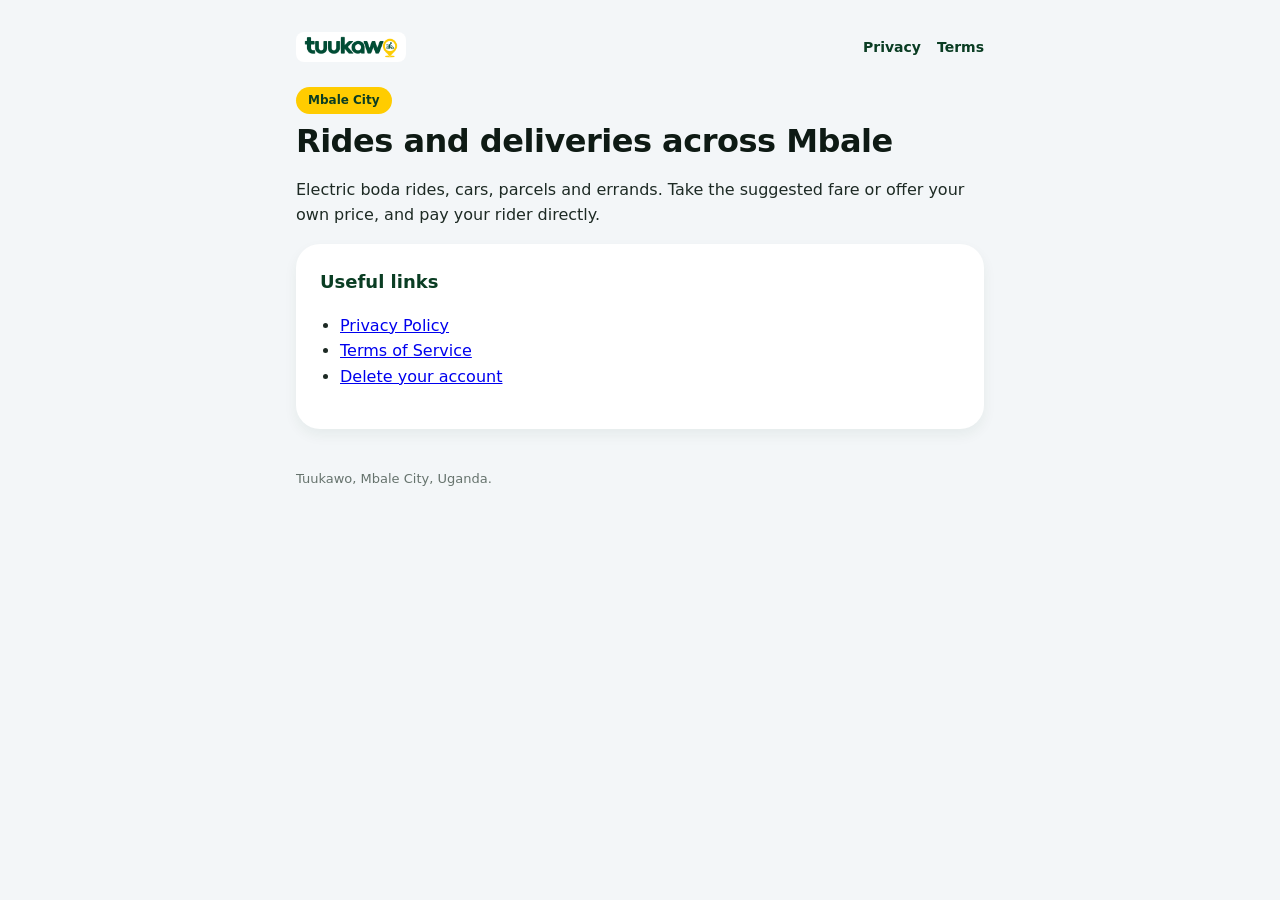
<file: index.html>
<!doctype html>
<html lang="en">
  <head>
    <meta charset="utf-8" />
    <meta name="viewport" content="width=device-width, initial-scale=1" />
    <title>Tuukawo | Rides and deliveries in Mbale</title>
    <meta name="description" content="Electric boda rides, cars, parcels and errands in Mbale City. You agree the price." />
    <link rel="icon" href="favicon.png" />
    <link rel="stylesheet" href="style.css" />
  </head>
  <body>
    <div class="wrap">
      <header>
        <img src="logo.png" alt="Tuukawo" />
        <nav><a href="privacy.html">Privacy</a><a href="terms.html">Terms</a></nav>
      </header>
      <span class="pill">Mbale City</span>
      <h1>Rides and deliveries across Mbale</h1>
      <p>Electric boda rides, cars, parcels and errands. Take the suggested fare or offer your own price, and pay your rider directly.</p>
      <div class="card">
        <h2 style="margin-top: 0">Useful links</h2>
        <ul>
          <li><a href="privacy.html">Privacy Policy</a></li>
          <li><a href="terms.html">Terms of Service</a></li>
          <li><a href="delete-account.html">Delete your account</a></li>
        </ul>
      </div>
      <footer>Tuukawo, Mbale City, Uganda.</footer>
    </div>
  </body>
</html>
</file>
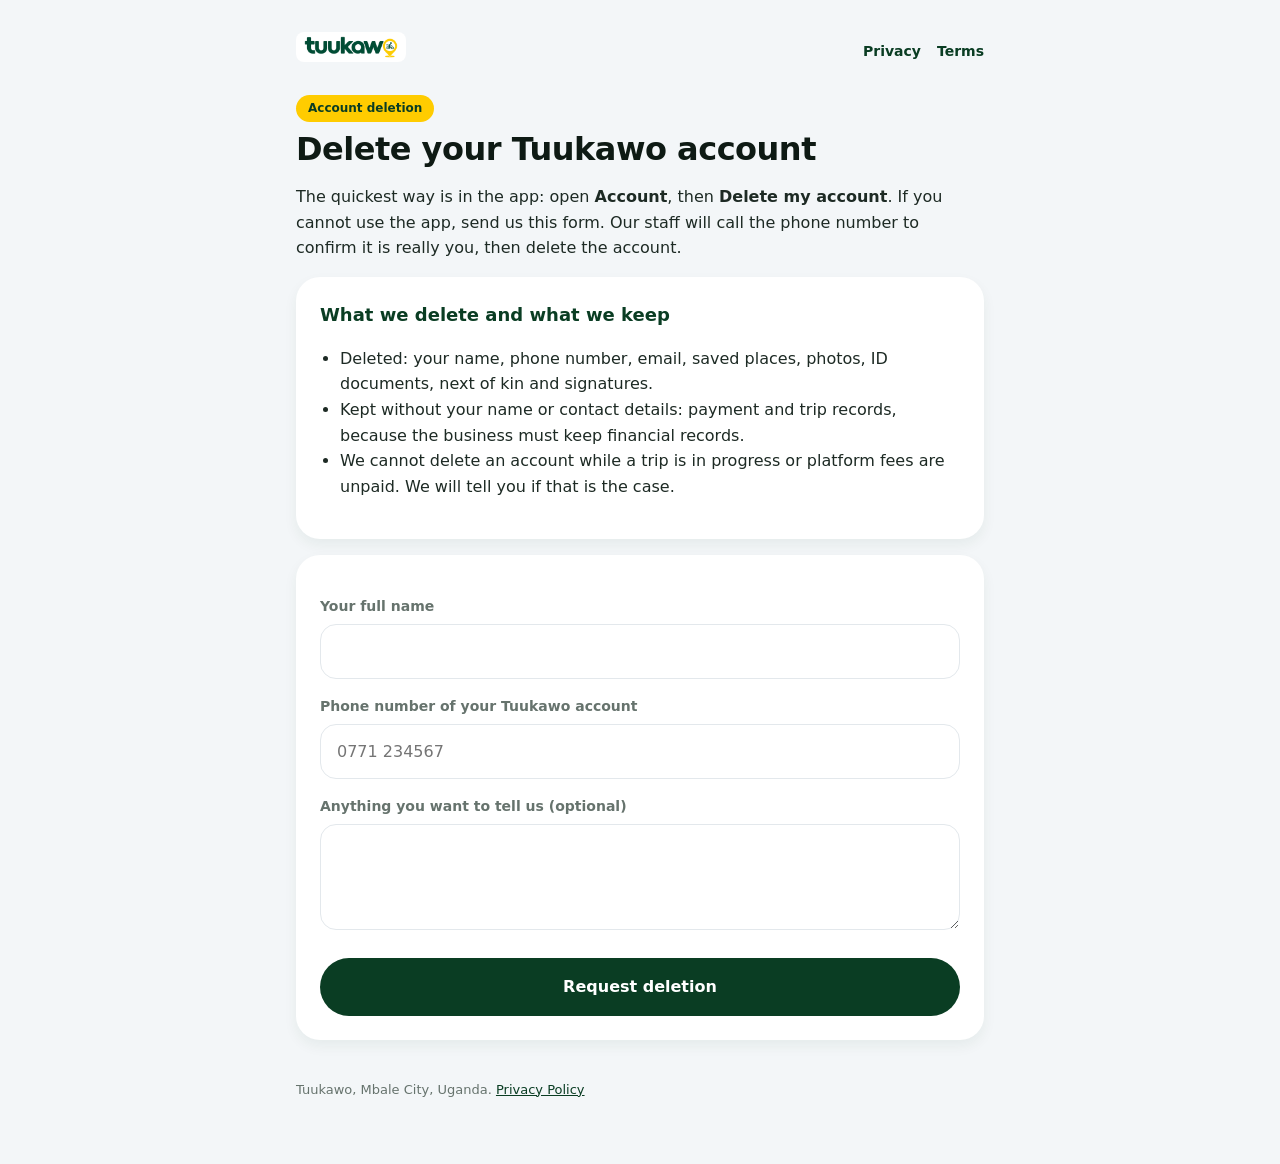
<file: delete-account.html>
<!doctype html>
<html lang="en">
  <head>
    <meta charset="utf-8" />
    <meta name="viewport" content="width=device-width, initial-scale=1" />
    <title>Delete your Tuukawo account</title>
    <meta name="description" content="Ask Tuukawo to delete your account and personal data." />
    <link rel="icon" href="favicon.png" />
    <link rel="stylesheet" href="style.css" />
  </head>
  <body>
    <div class="wrap">
      <header>
        <a href="./"><img src="logo.png" alt="Tuukawo" /></a>
        <nav><a href="privacy.html">Privacy</a><a href="terms.html">Terms</a></nav>
      </header>

      <span class="pill">Account deletion</span>
      <h1>Delete your Tuukawo account</h1>
      <p>
        The quickest way is in the app: open <strong>Account</strong>, then <strong>Delete my account</strong>. If you cannot use the app,
        send us this form. Our staff will call the phone number to confirm it is really you, then delete the account.
      </p>

      <div class="card">
        <h2 style="margin-top: 0">What we delete and what we keep</h2>
        <ul>
          <li>Deleted: your name, phone number, email, saved places, photos, ID documents, next of kin and signatures.</li>
          <li>Kept without your name or contact details: payment and trip records, because the business must keep financial records.</li>
          <li>We cannot delete an account while a trip is in progress or platform fees are unpaid. We will tell you if that is the case.</li>
        </ul>
      </div>

      <form class="card" id="form">
        <label for="name">Your full name</label>
        <input id="name" required autocomplete="name" maxlength="120" />
        <label for="phone">Phone number of your Tuukawo account</label>
        <input id="phone" required inputmode="tel" autocomplete="tel" placeholder="0771 234567" />
        <label for="reason">Anything you want to tell us (optional)</label>
        <textarea id="reason" rows="3" maxlength="1000"></textarea>
        <button id="send" type="submit">Request deletion</button>
        <div id="result"></div>
      </form>

      <footer>Tuukawo, Mbale City, Uganda. <a href="privacy.html">Privacy Policy</a></footer>
    </div>
    <script src="config.js"></script>
    <script src="app.js"></script>
    <script>
      document.getElementById('form').addEventListener('submit', async (e) => {
        e.preventDefault();
        const btn = document.getElementById('send');
        const out = document.getElementById('result');
        btn.disabled = true;
        out.innerHTML = '';
        try {
          await api('rpc/request_account_deletion', {
            method: 'POST',
            body: JSON.stringify({
              p_name: document.getElementById('name').value,
              p_phone: document.getElementById('phone').value,
              p_reason: document.getElementById('reason').value,
            }),
          });
          document.getElementById('form').innerHTML =
            '<p class="note ok">Thank you. We have your request. Our staff will call you to confirm, then delete your account.</p>';
        } catch (err) {
          out.innerHTML = `<p class="note err">${escapeHtml(err.message)}</p>`;
          btn.disabled = false;
        }
      });
    </script>
  </body>
</html>
</file>
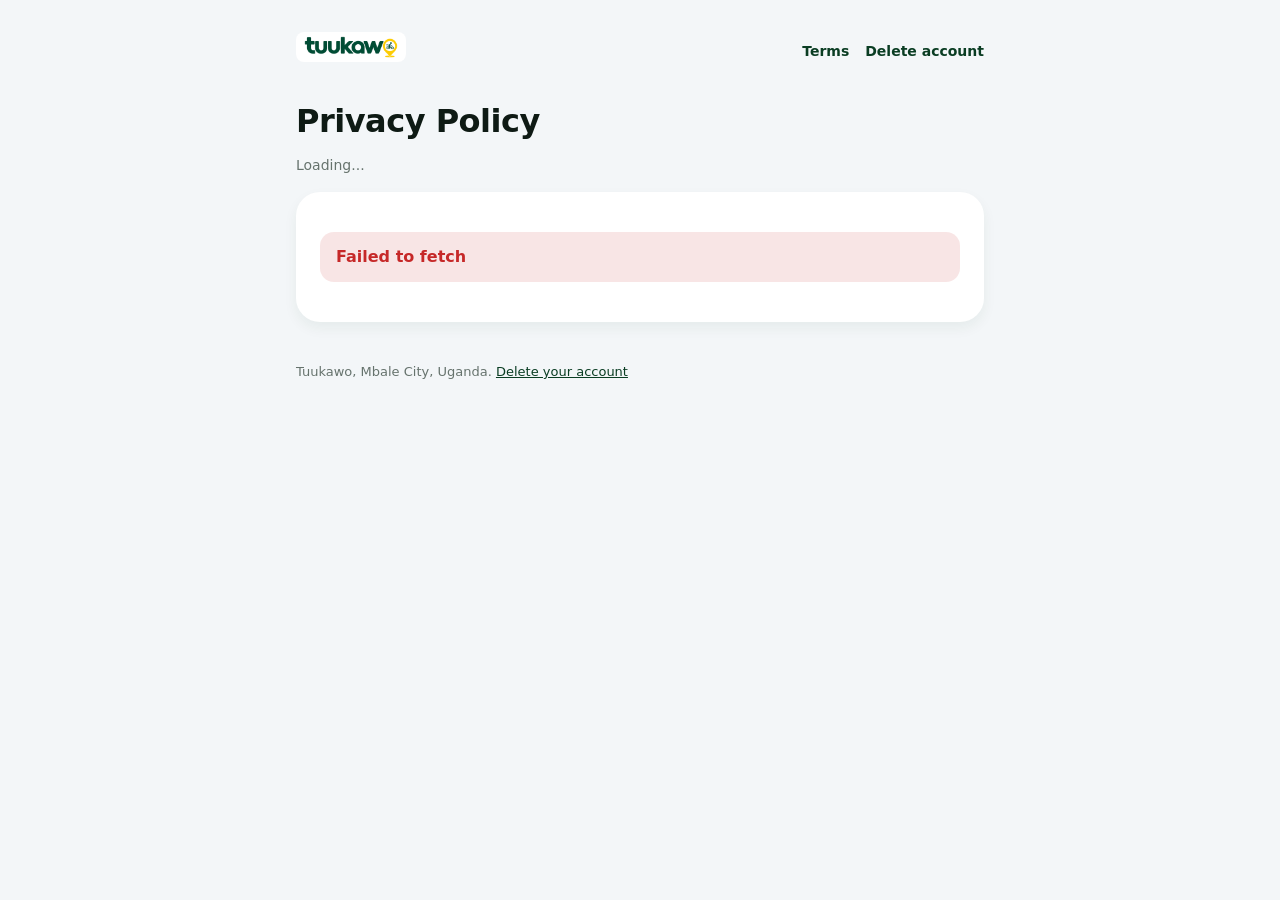
<file: privacy.html>
<!doctype html>
<html lang="en">
  <head>
    <meta charset="utf-8" />
    <meta name="viewport" content="width=device-width, initial-scale=1" />
    <title>Privacy Policy | Tuukawo</title>
    <link rel="icon" href="favicon.png" />
    <link rel="stylesheet" href="style.css" />
  </head>
  <body>
    <div class="wrap">
      <header>
        <a href="./"><img src="logo.png" alt="Tuukawo" /></a>
        <nav><a href="terms.html">Terms</a><a href="delete-account.html">Delete account</a></nav>
      </header>
      <h1 id="title">Privacy Policy</h1>
      <p class="muted" id="meta">Loading...</p>
      <div class="card" id="doc"></div>
      <footer>Tuukawo, Mbale City, Uganda. <a href="delete-account.html">Delete your account</a></footer>
    </div>
    <script src="config.js"></script>
    <script src="app.js"></script>
    <script>loadLegal('privacy');</script>
  </body>
</html>
</file>
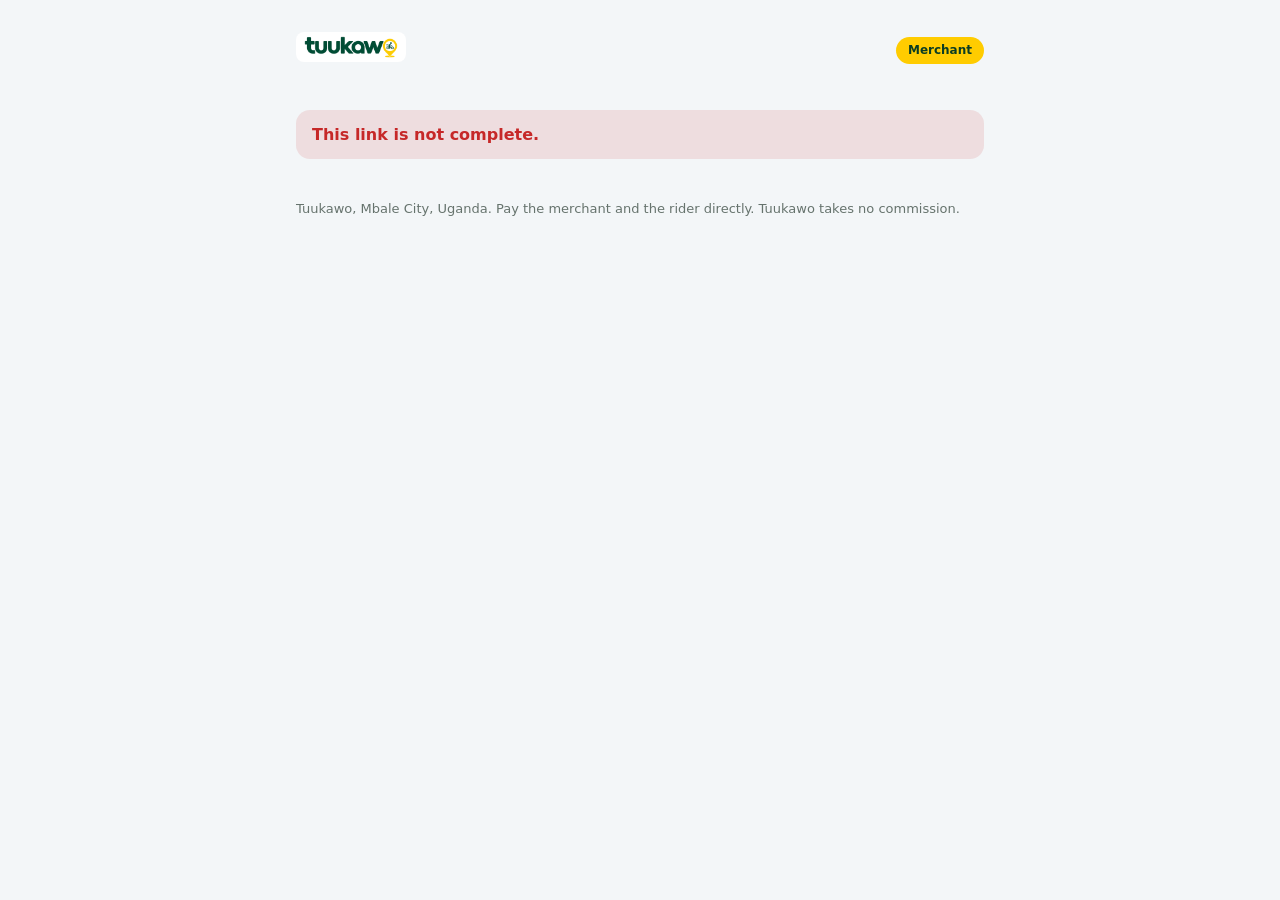
<file: shop.html>
<!doctype html>
<html lang="en">
  <head>
    <meta charset="utf-8" />
    <meta name="viewport" content="width=device-width, initial-scale=1" />
    <title>Tuukawo merchant</title>
    <meta property="og:title" content="Shop on Tuukawo" />
    <meta property="og:description" content="See products and prices, then order in the Tuukawo app. Delivered by Tuukawo riders in Mbale." />
    <meta property="og:image" content="logo.png" />
    <link rel="icon" href="favicon.png" />
    <link rel="stylesheet" href="style.css" />
    <style>
      .hero { width: 100%; aspect-ratio: 16 / 10; object-fit: cover; border-radius: 24px; margin-top: 16px; background: var(--soft); }
      .name { font-size: 28px; font-weight: 800; color: var(--ink); margin: 16px 0 4px; letter-spacing: -0.5px; }
      .tags { display: flex; gap: 8px; flex-wrap: wrap; align-items: center; margin: 8px 0; }
      .tag { padding: 4px 12px; border-radius: 999px; font-size: 13px; font-weight: 700; background: var(--soft); color: var(--accent); }
      .tag.closed { background: var(--line); color: var(--muted); }
      .grid { display: grid; grid-template-columns: repeat(auto-fill, minmax(150px, 1fr)); gap: 12px; margin-top: 12px; }
      .prod { background: var(--card); border-radius: 18px; padding: 10px; display: flex; flex-direction: column; gap: 6px; }
      .prod img, .prod .ph { width: 100%; aspect-ratio: 1; object-fit: cover; border-radius: 12px; background: var(--soft); }
      .prod .price { font-weight: 800; color: var(--accent); }
      .prod.out { opacity: 0.55; }
      .out-tag { font-size: 12px; font-weight: 700; color: var(--danger); }
      .actions { display: flex; gap: 10px; flex-wrap: wrap; margin: 16px 0; }
      .btn { display: inline-block; padding: 12px 18px; border-radius: 999px; background: var(--green); color: #fff; font-weight: 700; text-decoration: none; }
      .btn.light { background: var(--soft); color: var(--accent); }
    </style>
  </head>
  <body>
    <div class="wrap">
      <header>
        <a href="./"><img src="logo.png" alt="Tuukawo" /></a>
        <span class="pill">Merchant</span>
      </header>
      <div id="shop"><p class="muted">Loading...</p></div>
      <footer>Tuukawo, Mbale City, Uganda. Pay the merchant and the rider directly. Tuukawo takes no commission.</footer>
    </div>
    <script src="config.js"></script>
    <script src="app.js"></script>
    <script>
      const DAYS = ['Sun', 'Mon', 'Tue', 'Wed', 'Thu', 'Fri', 'Sat'];
      const ugx = (n) => `UGX ${Number(n).toLocaleString('en-US')}`;
      (async () => {
        const el = document.getElementById('shop');
        const id = new URLSearchParams(location.search).get('m');
        if (!id || !/^[0-9a-f-]{36}$/i.test(id)) { el.innerHTML = '<p class="note err">This link is not complete.</p>'; return; }
        try {
          const m = await api('rpc/merchant_page', { method: 'POST', body: JSON.stringify({ merchant: id }) });
          if (!m) { el.innerHTML = '<p class="note err">This merchant is not available right now.</p>'; return; }
          document.title = `${m.business_name} | Tuukawo`;
          const h = m.hours || {};
          const closedDays = (h.closed_days || []).map((d) => DAYS[d]).join(', ');
          const hours = (h.open === h.close ? 'Open all day' : `Open ${h.open} to ${h.close}`) + (closedDays ? `, closed ${closedDays}` : '');
          const rating = m.rating && m.rating.count ? `Rated ${m.rating.avg} by ${m.rating.count}` : 'New on Tuukawo';
          const phone = (m.phone || '').replace(/\D/g, '');
          el.innerHTML = `
            ${m.logo_url ? `<img class="hero" src="${escapeHtml(m.logo_url)}" alt="" />` : ''}
            <h1 class="name">${escapeHtml(m.business_name)}</h1>
            <p class="muted">${escapeHtml([m.category, m.area, m.address].filter(Boolean).join('  ·  '))}</p>
            <div class="tags">
              <span class="tag ${m.is_open ? '' : 'closed'}">${m.is_open ? 'Open now' : 'Closed now'}</span>
              <span class="muted">${escapeHtml(hours)}</span>
              <span class="muted">${escapeHtml(rating)}</span>
            </div>
            ${m.description ? `<p>${escapeHtml(m.description)}</p>` : ''}
            <div class="actions">
              <a class="btn" href="https://play.google.com/store/apps/details?id=com.tuukawo.app">Order in the Tuukawo app</a>
              ${phone ? `<a class="btn light" href="https://wa.me/${phone}">WhatsApp</a><a class="btn light" href="tel:+${phone}">Call</a>` : ''}
            </div>
            <h2>Products</h2>
            ${m.products.length ? '' : '<p class="muted">No products listed yet.</p>'}
            <div class="grid">${m.products.map((p) => `
              <div class="prod ${p.in_stock ? '' : 'out'}">
                ${p.photo_url ? `<img src="${escapeHtml(p.photo_url)}" alt="" loading="lazy" />` : '<div class="ph"></div>'}
                <strong>${escapeHtml(p.name)}</strong>
                <span class="price">${ugx(p.price)}</span>
                ${p.in_stock ? '' : '<span class="out-tag">Out of stock</span>'}
              </div>`).join('')}
            </div>`;
        } catch (e) {
          el.innerHTML = `<p class="note err">${escapeHtml(e.message)}</p>`;
        }
      })();
    </script>
  </body>
</html>
</file>
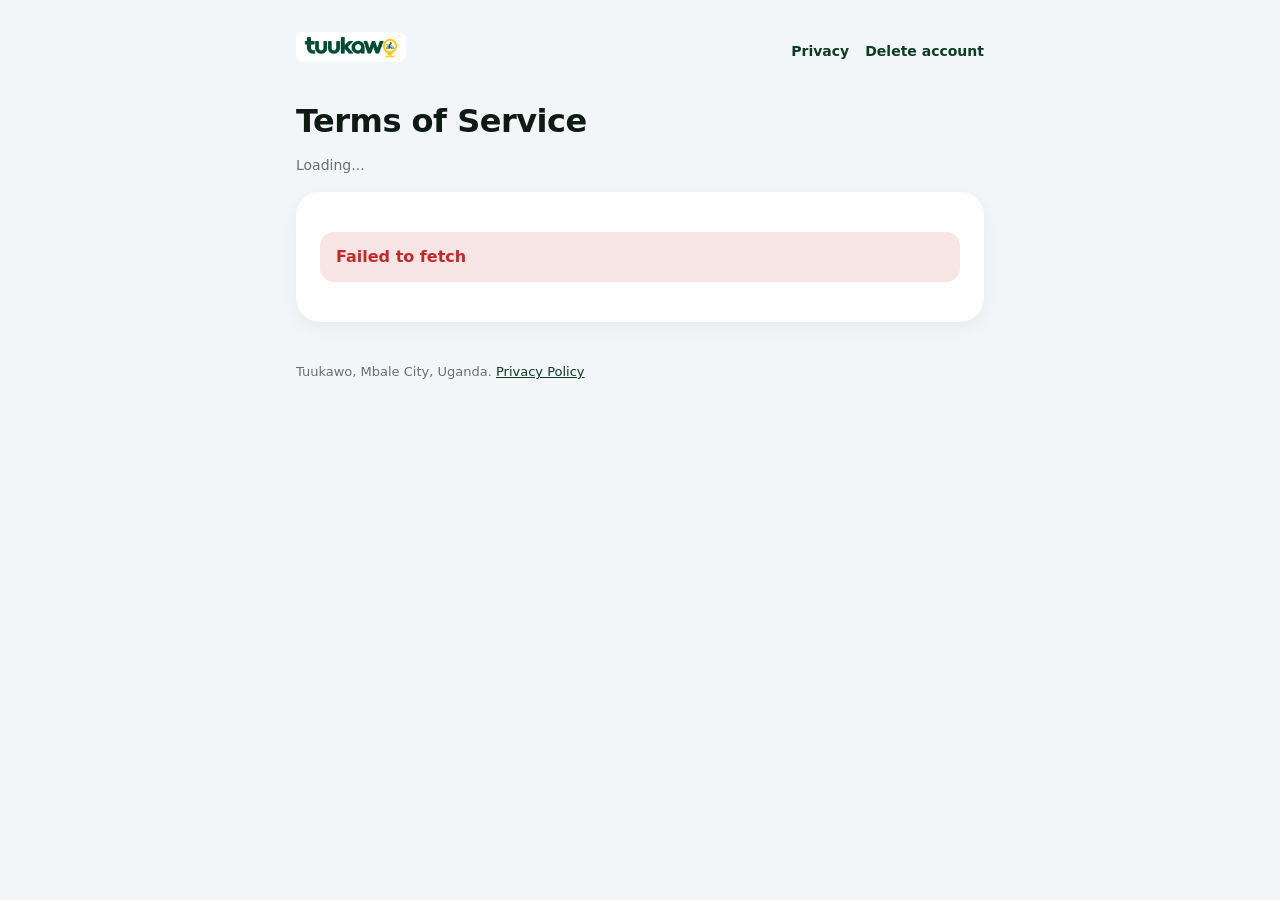
<file: terms.html>
<!doctype html>
<html lang="en">
  <head>
    <meta charset="utf-8" />
    <meta name="viewport" content="width=device-width, initial-scale=1" />
    <title>Terms of Service | Tuukawo</title>
    <link rel="icon" href="favicon.png" />
    <link rel="stylesheet" href="style.css" />
  </head>
  <body>
    <div class="wrap">
      <header>
        <a href="./"><img src="logo.png" alt="Tuukawo" /></a>
        <nav><a href="privacy.html">Privacy</a><a href="delete-account.html">Delete account</a></nav>
      </header>
      <h1 id="title">Terms of Service</h1>
      <p class="muted" id="meta">Loading...</p>
      <div class="card" id="doc"></div>
      <footer>Tuukawo, Mbale City, Uganda. <a href="privacy.html">Privacy Policy</a></footer>
    </div>
    <script src="config.js"></script>
    <script src="app.js"></script>
    <script>loadLegal('terms');</script>
  </body>
</html>
</file>
<file: style.css>
:root {
  --green: #0a3d23;
  --accent: #0a3d23;
  --yellow: #ffcc00;
  --bg: #f3f6f8;
  --card: #ffffff;
  --ink: #0e1a14;
  --text: #1d2a24;
  --muted: #66736d;
  --line: #e3e8ec;
  --danger: #c62828;
  --soft: #e7f0ea;
}
@media (prefers-color-scheme: dark) {
  :root {
    --accent: #7fd1a1;
    --bg: #0b1310;
    --card: #141e19;
    --ink: #eef4f0;
    --text: #d6e0da;
    --muted: #9aaba2;
    --line: #24302a;
    --danger: #ff6b6b;
    --soft: #16301f;
  }
}
* { box-sizing: border-box; }
body {
  margin: 0;
  background: var(--bg);
  color: var(--text);
  font-family: 'Plus Jakarta Sans', system-ui, -apple-system, Segoe UI, Roboto, sans-serif;
  line-height: 1.6;
}
.wrap { max-width: 720px; margin: 0 auto; padding: 24px 16px 64px; }
header { display: flex; align-items: center; justify-content: space-between; padding: 8px 0 24px; }
header img { height: 30px; background: #fff; border-radius: 8px; padding: 4px 8px; }
nav a { color: var(--accent); text-decoration: none; font-weight: 700; margin-left: 16px; font-size: 14px; }
h1 { color: var(--ink); font-size: 32px; line-height: 1.2; letter-spacing: -0.5px; margin: 8px 0; }
h2 { color: var(--accent); font-size: 18px; margin: 24px 0 6px; }
.muted { color: var(--muted); font-size: 14px; }
.card { background: var(--card); border-radius: 24px; padding: 24px; box-shadow: 0 6px 14px rgba(10, 61, 35, 0.06); margin-top: 16px; }
label { display: block; font-weight: 700; font-size: 14px; color: var(--muted); margin: 16px 0 6px; }
input, textarea {
  width: 100%;
  font: inherit;
  font-size: 16px;
  color: var(--ink);
  background: var(--card);
  border: 1.5px solid var(--line);
  border-radius: 16px;
  padding: 14px 16px;
}
input:focus, textarea:focus { outline: none; border-color: var(--accent); }
button {
  margin-top: 20px;
  width: 100%;
  border: 0;
  border-radius: 999px;
  padding: 16px;
  background: var(--green);
  color: #fff;
  font: inherit;
  font-weight: 800;
  font-size: 16px;
  cursor: pointer;
}
button:disabled { opacity: 0.6; }
.note { padding: 12px 16px; border-radius: 14px; margin-top: 16px; font-weight: 600; }
.note.ok { background: var(--soft); color: var(--accent); }
.note.err { background: rgba(198, 40, 40, 0.12); color: var(--danger); }
ul { padding-left: 20px; }
.pill { display: inline-block; background: var(--yellow); color: #0a3d23; font-weight: 800; font-size: 12px; padding: 4px 12px; border-radius: 999px; }
footer { margin-top: 40px; font-size: 13px; color: var(--muted); }
footer a { color: var(--accent); }
</file>
